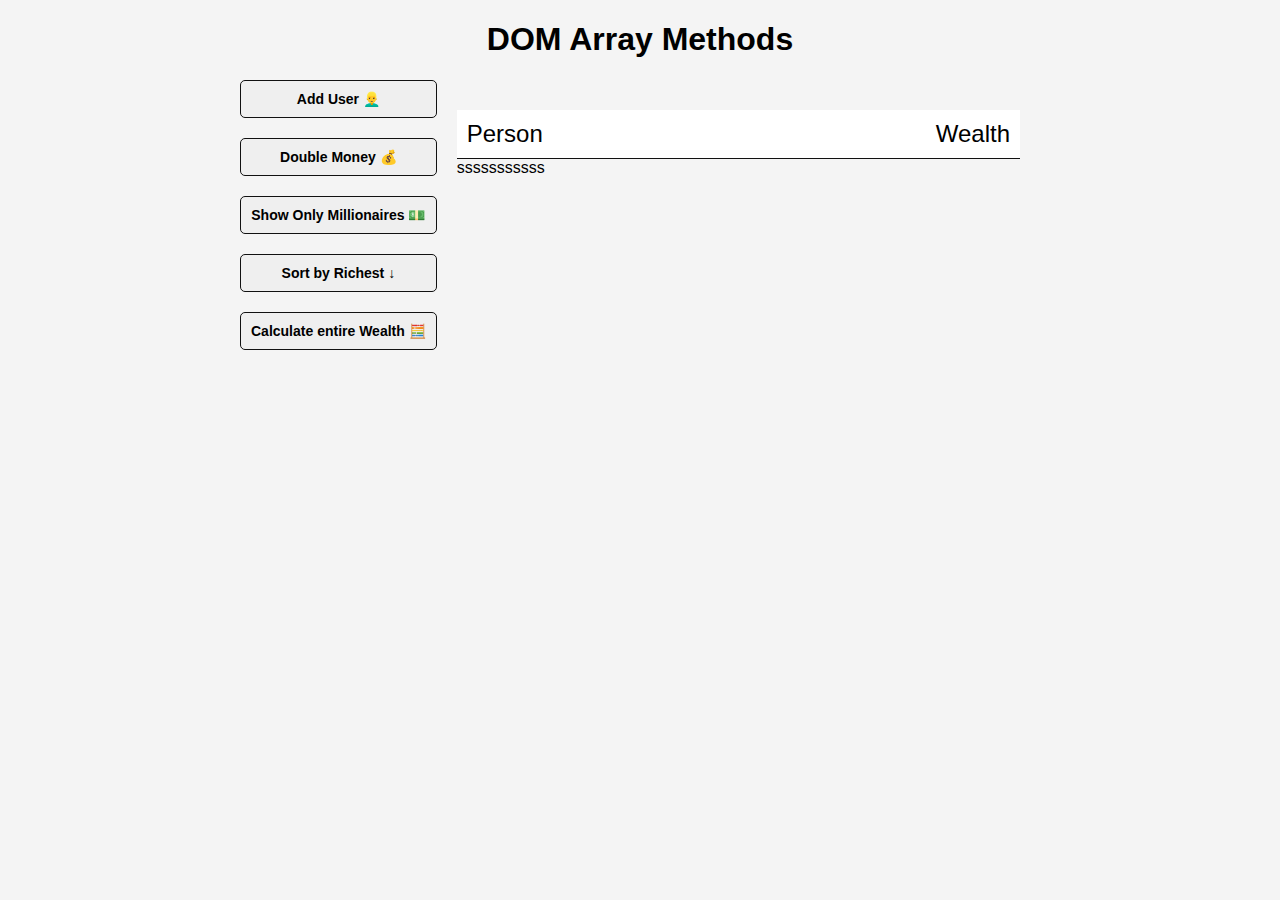
<file: dom-array/index.html>
<!DOCTYPE html>
<html lang="en">
<head>
    <meta charset="utf-8" />
    <link rel="stylesheet" href="style.css">
    <title>DOM Array Methods</title>
</head>
<body>
    <h1>DOM Array Methods</h1>
    <div class="container">
        <div>
            <button id="add-user">Add User 👱‍♂️</button>
            <button id="double">Double Money 💰</button>
            <button id="show-millionaires">Show Only Millionaires 💵</button>
            <button id="sort">Sort by Richest ↓</button>
            <button id="calculate-wealth">Calculate entire Wealth 🧮</button>
        </div>
        <main id="main">
          <h2><strong>Person</strong> Wealth</h2>
          <div>sssssssssss</div>
        </main>
    </div>
</body>
</html>
</file>
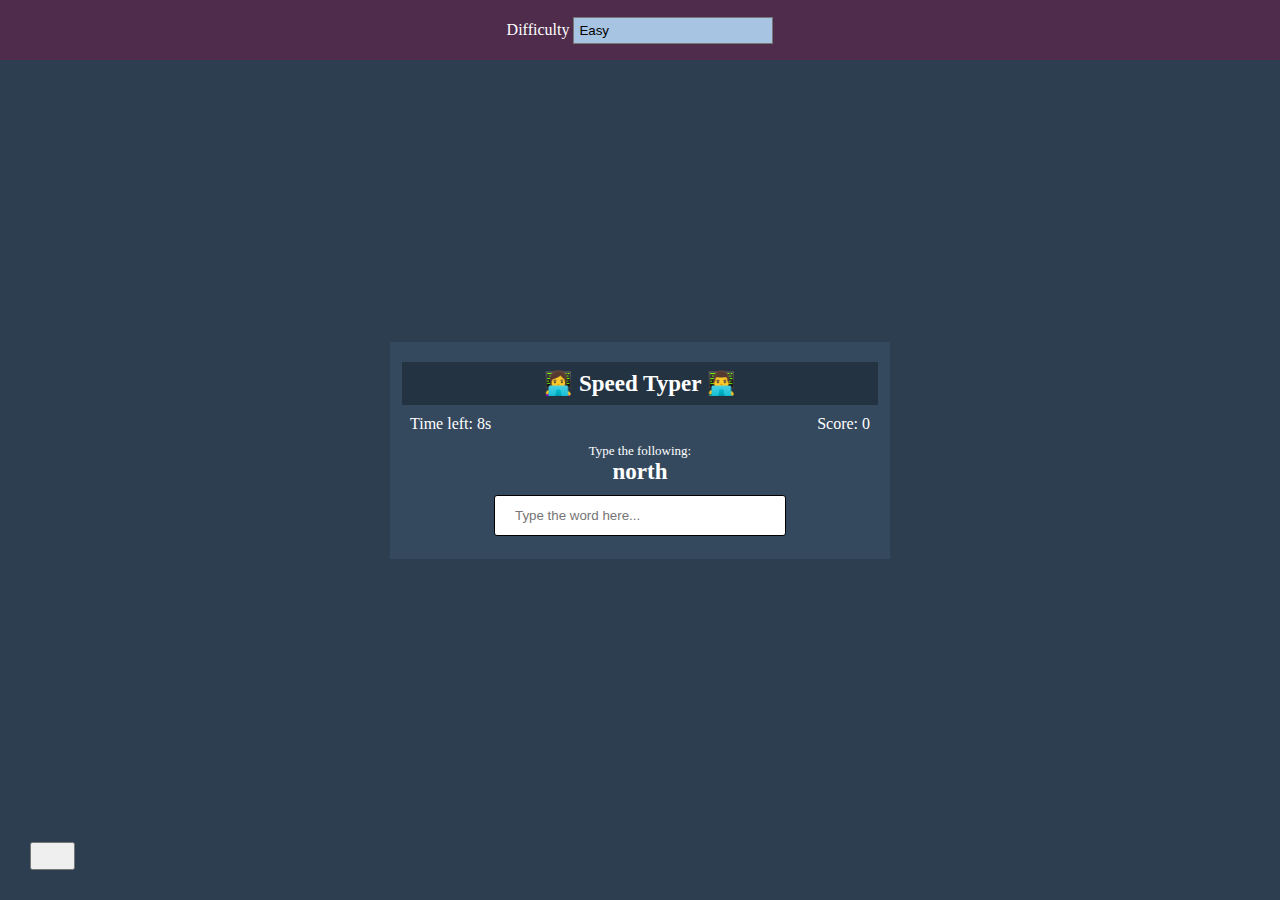
<file: 打字练习器/index.html>
<!DOCTYPE html>
<html lang="en" dir="ltr">
    <head>
        <meta charset="utf-8">
        <link rel="stylesheet" href="style.css">
        <link
          rel="stylesheet"
          href="https://cdnjs.cloudflare.com/ajax/libs/font-awesome/5.11.2/css/all.min.css"
          integrity="sha256-+N4/V/SbAFiW1MPBCXnfnP9QSN3+Keu+NlB+0ev/YKQ="
          crossorigin="anonymous"
        />
        <title></title>
    </head>
    <body>
        <div class="nav-div">
            <div>Difficulty
                <select id="sid">
                    <option>Easy</option>
                    <option>Medium</option>
                    <option>Hard</option>
                </select>
            </div>
        </div>

        <div id="print-game" class="container">
            <div class="container-nav"><h2>👩‍💻 Speed Typer 👨‍💻</h2></div>
            <div class="container-mid">
                <span id = "remain-time">Time left: 8s</span>
                <span id = "score">Score: 0</span>
            </div>
            <p>Type the following:</p>
            <h2 id="standard-answer">north</h2>
            <input id="answer" type="text" name="" placeholder="Type the word here...">
        </div>


        <div id="game-over" class="container">
            <h2>Time ran out</h2>
            <p id="final-score">Your final score is 0</p>
            <button class="reload-btn" type="button" name="button">Reload</button>
        </div>

        <button class="setting-btn" type="button" name="button">
            <i class="fas fa-cog"></i>
        </button>

        <script src="http://code.jquery.com/jquery-3.4.1.js"></script>
        <script type="text/javascript" src="script.js"></script>
    </body>
</html>
</file>
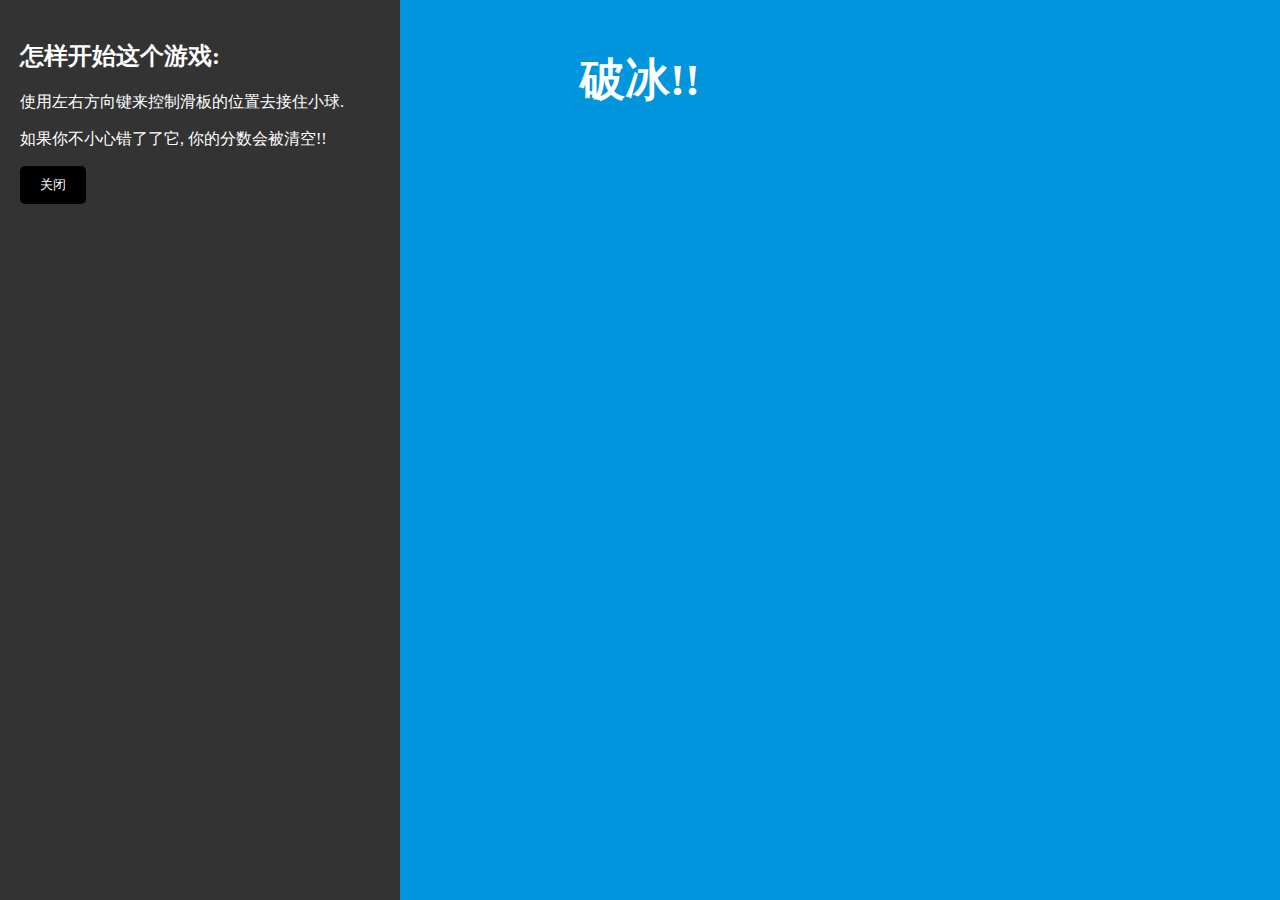
<file: 破冰行动/index.html>
<!DOCTYPE html>
<html lang="en">
    <head>
        <meta charset="UTF-8" />

        <link rel="stylesheet" href="style.css"/>

        <title>破冰!!</title>
    </head>
    <body>
            <h1 id="main-title">破冰!!</h1>
            <button id="rules-btn">游戏规则</button>

            <div class="rules-div">
              <h2>怎样开始这个游戏:</h2>
              <p>使用左右方向键来控制滑板的位置去接住小球.</p>
              <p>如果你不小心错了了它, 你的分数会被清空!!</p>
              <button id="close-btn" class="btn">关闭</button>
            </div>
            <canvas id="canvas" width="800" height="600" ></canvas>
            <script src="https://cdn.staticfile.org/jquery/1.10.2/jquery.min.js">

            </script>
            <script src="script.js"></script>
    </body>
</html>
</file>
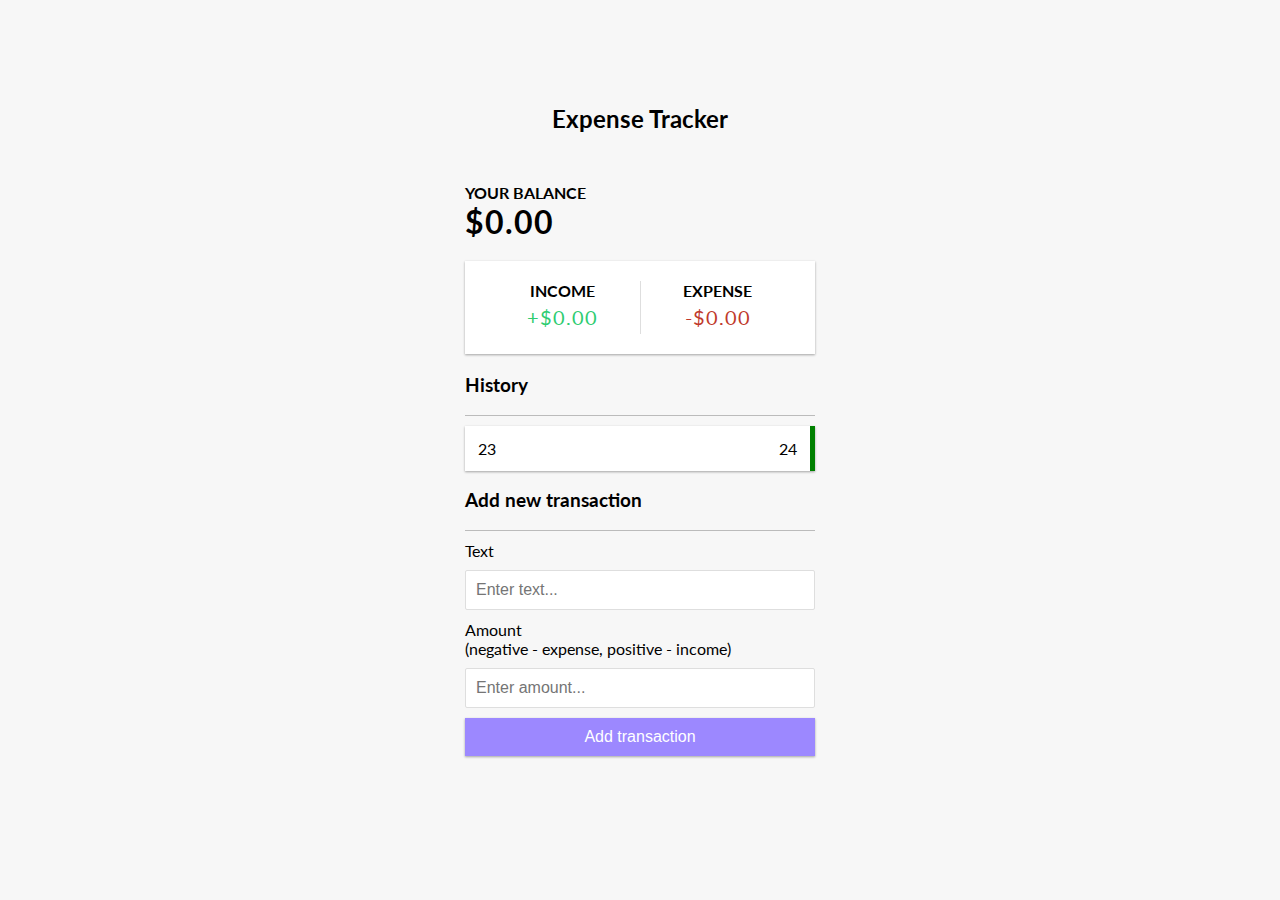
<file: 记账本/index.html>
<!DOCTYPE html>
<html lang="en" dir="ltr">
    <head>
        <meta charset="utf-8">
        <title></title>
        <link rel="stylesheet" href="style.css">
    </head>
    <body>
        <h2>Expense Tracker</h2>
        <div class="container">
            <h4>Your Balance</h4>
            <h1 >$0.00</h1>


            <div class="inc-exp-container">
                <div>
                    <h4>Income</h4>
                    <p id="money-plus" class="money plus">+$0.00</p>
                </div>
                <div>
                    <h4>Expense</h4>
                    <p id="money-minus" class="money minus">-$0.00</p>
                </div>
            </div>


            <div>
                <div class="line">
                    <h3>History</h3>
                </div>
                <div class="History-item">
                    <span>23</span>
                    <span>24</span>
                </div>
            </div>

            <div class="line">
                <h3>Add new transaction</h3>
            </div>

            <form id="form">
                <div class="form-control">
                  <label for="text">Text</label>
                  <input type="text" id="text" placeholder="Enter text..." />
                </div>

                <div class="form-control">
                  <label for="amount"
                    >Amount <br />
                    (negative - expense, positive - income)</label
                  >
                  <input type="number" id="amount" placeholder="Enter amount..." />
                </div>

                <button class="btn">Add transaction</button>
            </form>
        </div>
    </body>
</html>
</file>
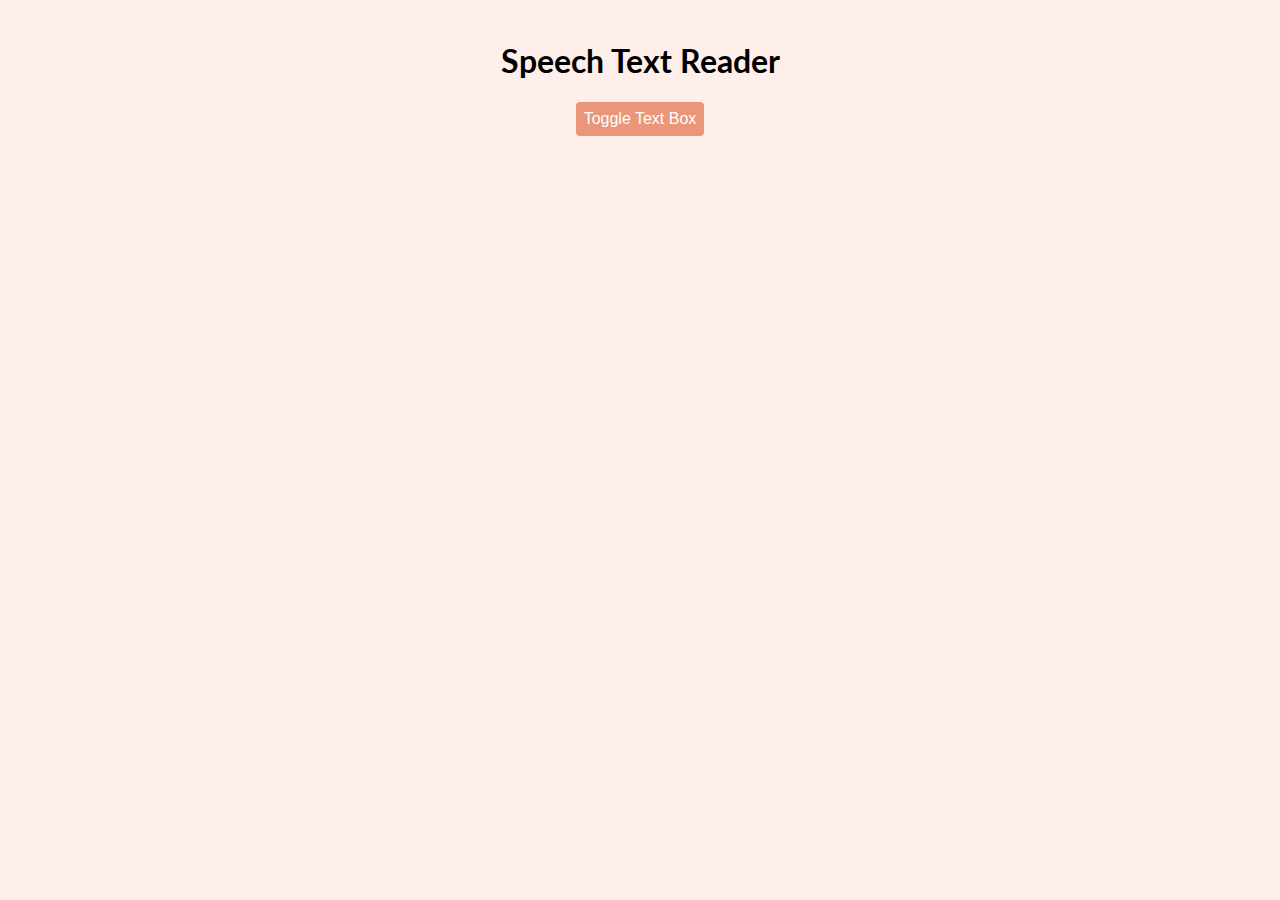
<file: 阅读器/index.html>
<!DOCTYPE html>
<html lang="en" dir="ltr">
    <head>
        <meta charset="utf-8">
        <link rel="stylesheet" href="style.css">
        <title>Speech Text Reader</title>
    </head>
    <body>
        <div class="container">
            <h1>Speech Text Reader</h1>
            <button id="toggle" class="btn btn-toggle">
                Toggle Text Box
            </button>


            <div id="text-box" class="text-box">
                <div id="close" class="close">X</div>
                <h3>Choose Voice</h3>
                <select id="voices"></select>
                <textarea id="text" placeholder="Enter text to read..."></textarea>
                <button class="btn" id="read">Read Text</button>
            </div>

            <main id="main">

            </main>
        </div>
        <script src="http://libs.baidu.com/jquery/1.9.0/jquery.js"></script>
        <script type="text/javascript" src="script.js">

        </script>
    </body>
</html>
</file>
<file: dom-array/style.css>
h1{
    text-align: center;
}
body{
    background: #f4f4f4;
    font-family: Arial, Helvetica, sans-serif;
    display: flex;
    flex-direction: column;
    align-items: center;
    min-height:100vh;
    margin:0;
}
.container{
    display: flex;
    flex-direction: row;
    width:800px;

}
button{
    cursor:pointer;
    display: block;//块级元素换行
    background-color: #fff;
    border: solid 1px #111;
    margin-bottom: 20px;
    border-radius:5px;
    width:100%;
    padding:10px;
    font-weight: bold;
    font-size:14px;
}
main {
  flex: 1;
  padding: 10px 20px;
}
h2{
    background-color: #fff;
    border-bottom: 1px solid #111;
    padding: 10px;
    display: flex;
    justify-content: space-between;
    font-weight: 300;
    margin: 20px 0 0;
}
</file>
<file: 打字练习器/style.css>
html{height:100%; width:100%;}
body{
    margin:0;
    width:100%;
    height:100%;
    background-color: #2C3E50;
    display: flex;
    flex-direction: column;
    align-items: center;
    justify-content: center;
    color:white;
}
p{
    margin:0;
    padding:0;
}
#sid{
    background-color:
    height:28px;
    width:200px;
    appearance:none;
}
#game-over h2{
    font-size: 36px;
    position:relative;
    top:30px;
}
#print-game h2{
    padding: 0;
    margin: 0;
    font-size: 23px;
}
#print-game p{
    font-size: 13px;
}
.container{
    display: flex;
    flex-direction: column;
    align-items: center;
    justify-content: center;
    background-color: #34495E;
    width:500px;
}
.container-nav{
    margin-top:20px;
    background-color: #243342;
    width:460px;
    padding: 8px 8px;
    text-align: center;
    border: 1px;
}
.container-mid{
    width:460px;
    display: flex;
    justify-content: space-between;
    margin: 10px 10px;
}
.nav-div{
    position:absolute;
    top:0;
    display: flex;
    align-items: center;
    justify-content: center;
    background-color: #502c4c;
    width:100%;
    height:60px;
}
.reload-btn{
    margin-bottom:50px;
    padding:5px 15px;
}
#game-over p{
    padding:13px 13px;
}
#answer{
    border:1px solid black;
    border-radius:3px;
    padding: 12px 20px;
    margin-top: 10px;
    margin-bottom: 23px;
    width:250px;
}
#sid{
    width:200px;
    padding:5px;
    background-color: #a7c5e3;
}
.setting-btn{
    height:28px;
    width:45px;
    position:absolute;
    left:30px;
    bottom:30px;
}
</file>
<file: 破冰行动/style.css>
* {
  box-sizing: border-box;
}

body{
      background-color: #0095dd;
      display: flex;
      flex-direction: column;
      align-items: center;
      font-family: Arial, Helvetica, sans-serif;
      margin:0;
}
#main-title{
    position: relative;
    top:20px;
    font-size: 45px;
    color:#fff;
    font-family: "Times New Roman", Times, serif;
}

#rules-btn{
    position: absolute;
    left:30px;
    top:30px;
    background-color: #000;
    color:#fff;
    border: 0;
    padding: 10px 20px;
    border-radius: 5px;
    cursor:pointer;
}
#close-btn{
    background-color: #000;
    color:#fff;
    border: 0;
    padding: 10px 20px;
    border-radius: 5px;
    cursor:pointer;
}
.btn:active{
    position: relative;
    top:3px;
    box-shadow: inset 0 3px 5px 0 rgba(0,0,0,0.2);
    outline: 0;
}
.btn:hover{
     box-shadow: inset 0 -4px 0 0 rgba(0,0,0,0.6), 0 0 8px 0 rgba(0,0,0,0.5);
     background-color: #222;
}

.rules-div{
    background-color: #333333;
    position: absolute;
    font-family: "Times New Roman", Times, serif;
    color: #fff;
    top:0;
    left:0;
    padding: 20px 20px;
    width:400px;
    height:100vh;
}
</file>
<file: 记账本/style.css>
@import url('https://fonts.googleapis.com/css?family=Lato&display=swap');
* {
  box-sizing: border-box;
}

:root {
  --box-shadow: 0 1px 3px rgba(0, 0, 0, 0.12), 0 1px 2px rgba(0, 0, 0, 0.24);
}

body{
    background-color: #f7f7f7;
    display: flex;
    flex-direction:column;
    align-items: center;
    justify-content: center;
    margin:0;
    min-height: 100vh;
    font-family: 'Lato', sans-serif;
}
.container{
    margin: 30px;
    width: 350px;
}
.inc-exp-container{
    background-color: #fff;
    box-shadow: var(--box-shadow);
    display: flex;
    justify-content: space-between;
    padding:20px;
    margin: 20px 0;
}
.inc-exp-container > div{
    flex:1;
    text-align: center;
}
.inc-exp-container > div:first-of-type {
  border-right: 1px solid #dedede;
}
h1 {
  letter-spacing: 1px;
  margin: 0;
}
h4{
    text-transform: uppercase;
    margin: 0;
}
.money{
    font-size: 20px;
    letter-spacing: 1px;
    margin:5px 0;
}
.money.plus{
    color: #2ecc71;
}
.money.minus {
  color: #c0392b;
}

.History-item{
    margin: 10px 0;
    background-color: #fff;
    display: flex;
    justify-content: space-between;
    box-shadow: var(--box-shadow);
    border-right: 5px solid green;
}

.History-item > span {
    margin: 13px;
}
.line{
    border-bottom: 1px solid #bbb;
}
input{
    display: block;
    width:100%;
    padding:10px;
    font-size:16px;
    border-radius: 2px;
    border: 1px solid #dedede;
}
label{
    display: inline-block;
    margin: 10px 0;
}
.btn{
    cursor: pointer;
    background-color: #9c88ff;
    box-shadow: var(--box-shadow);
    padding: 10px;
    width:100%;
    font-size: 16px;
    border: 0;
    margin: 10px 0 30px;
    color: #fff;
}
</file>
<file: 阅读器/style.css>
@import url('https://fonts.googleapis.com/css?family=Lato');

* {
  box-sizing: border-box;
}

body {
  background: #ffefea;
  font-family: 'Lato', sans-serif;
  min-height: 100vh;
  margin: 0;
}
.container{
    margin: auto;
    padding:20px;
}
h1{
    text-align: center;
}
.btn{
    cursor:pointer;
    background-color: darksalmon;
    border-radius: 4px;
    color:#fff;
    font-size:16px;
    padding: 8px;
    border:0;
}
.btn:active{
    transform: scale(0.98);
}

.btn-toggle{
    display: block;
    margin:auto;
    margin-bottom: 20px;
}
.text-box{
    position: absolute;
    top:30%;
    left:50%;
    width:70%;
    transform: translate(-50%,-800px);
    background-color: #333;
    color: #fff;
    padding: 20px;
    border-radius: 5px;
    transition: all 1s ease-in-out;
}
.text-box.show{
    transform: translate(-50%,0);
}
.text-box select{
    background-color: darksalmon;
    border: 0;
    color:#fff;
    font-size:12px;
    height:30px;
    width: 100%;
}
.text-box textarea{
    width:100%;
    height:150px;
    font-size: 16px;
    border: 1px #dadada solid;
    border-radius:4px;
    margin: 15px 0;
    padding: 8px;
}
.text-box .btn{
    width:100%;
}
.text-box .close{
    float: right;
    text-align: right;
    cursor:pointer;
}
#main{
    display: grid;
    grid-gap:10px;
    grid-template-columns: repeat(4, 25%);
}

.box{
    box-shadow: 0 2px 10px rgba(0, 0, 0, 0.2);
    border-radius: 5px;
    cursor: pointer;
    display: flex;
    flex-direction: column;
    overflow: hidden;
}
.box img{
    width: 100%;
    object-fit: cover;
    height: 200px;
}
.box .info{
    background-color: darksalmon;
    color: #fff;
    font-size: 18px;
    margin:0;
    height:100%;
    padding:10px;
    text-align: center;
    letter-spacing: 1px;
}
</file>
